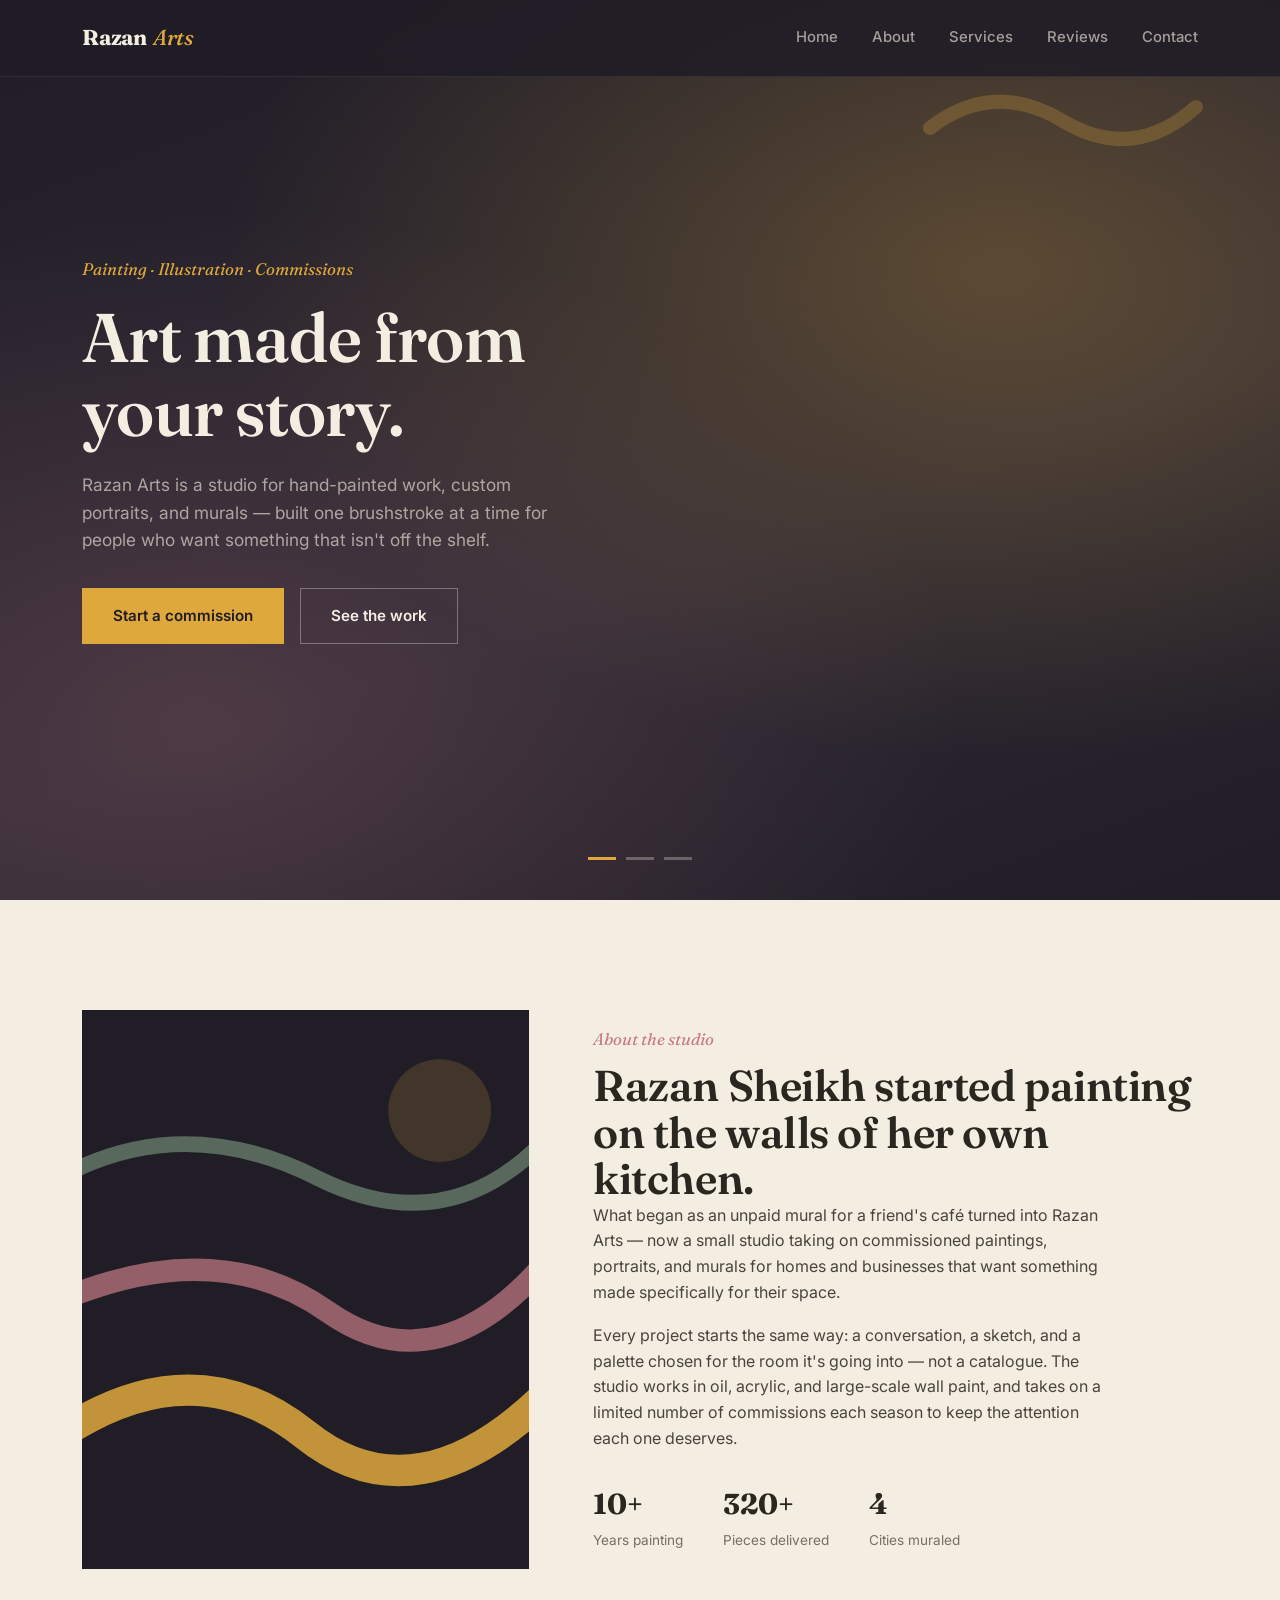
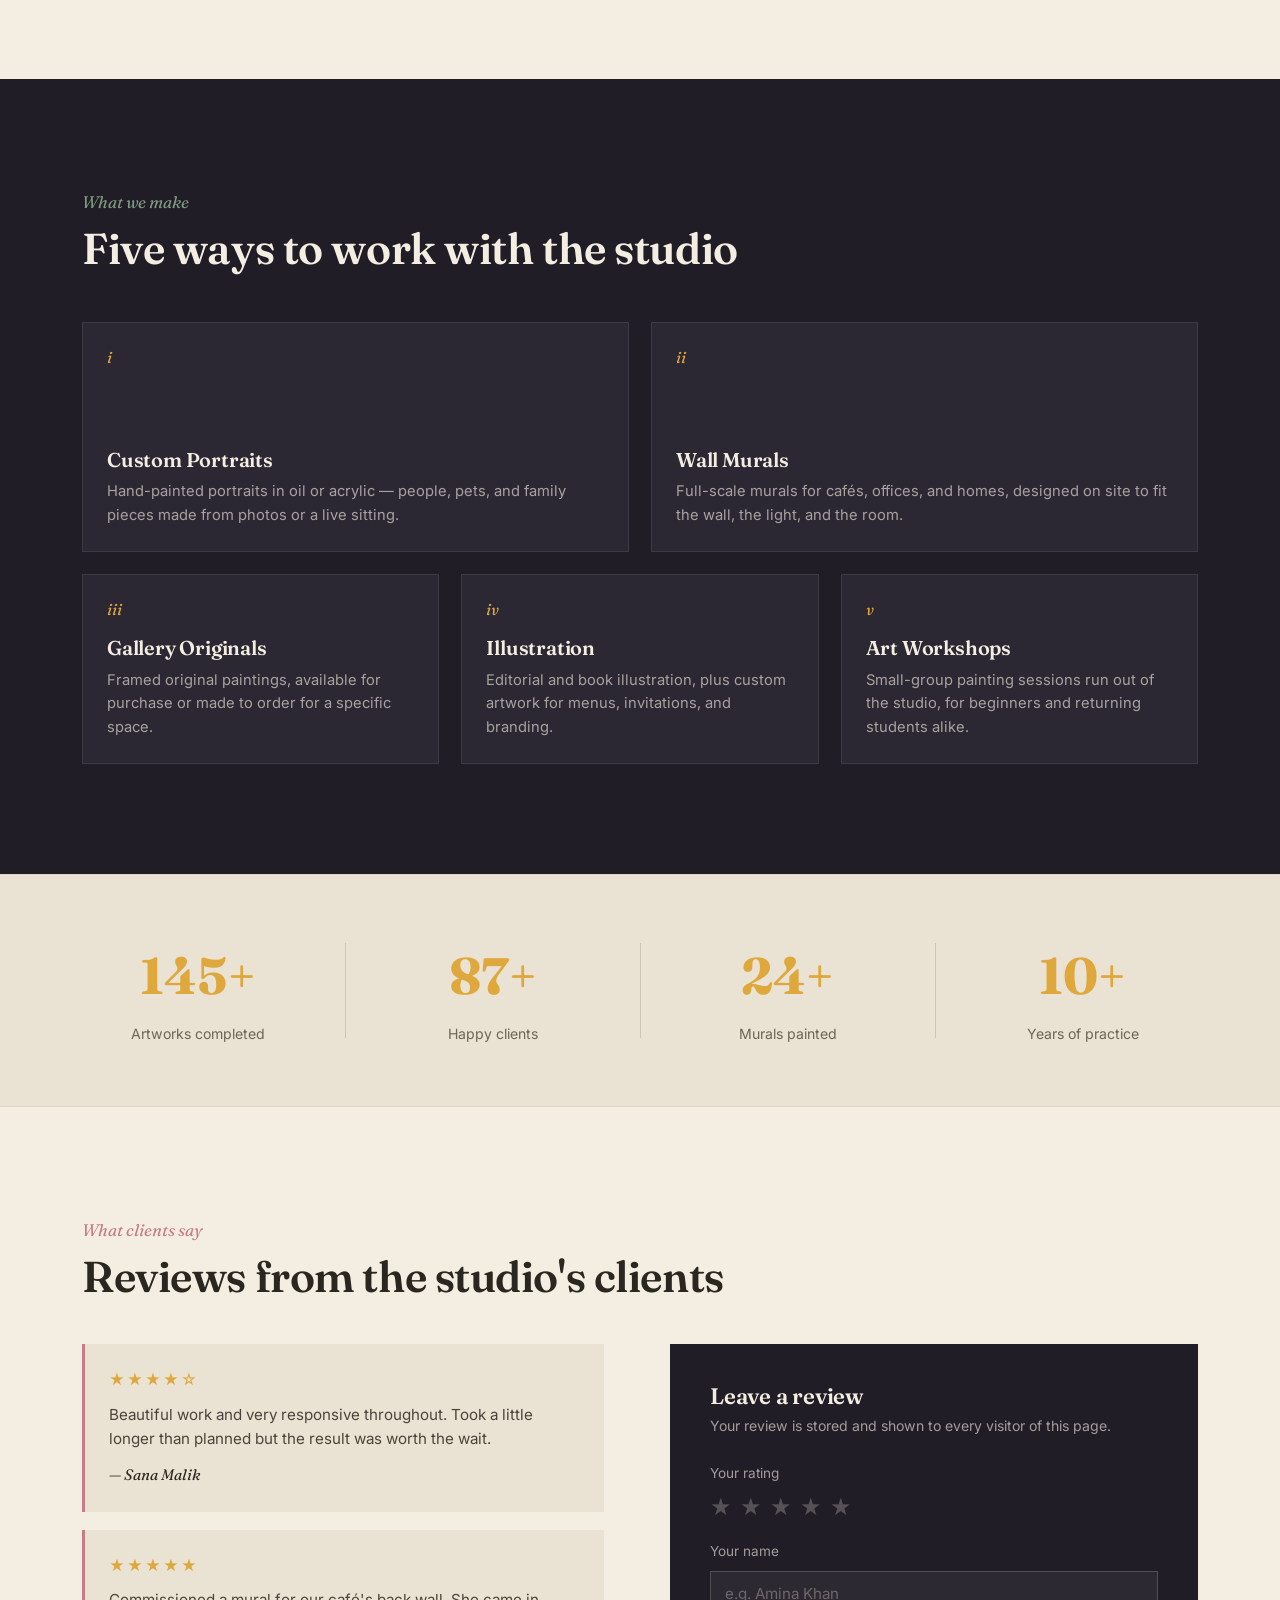
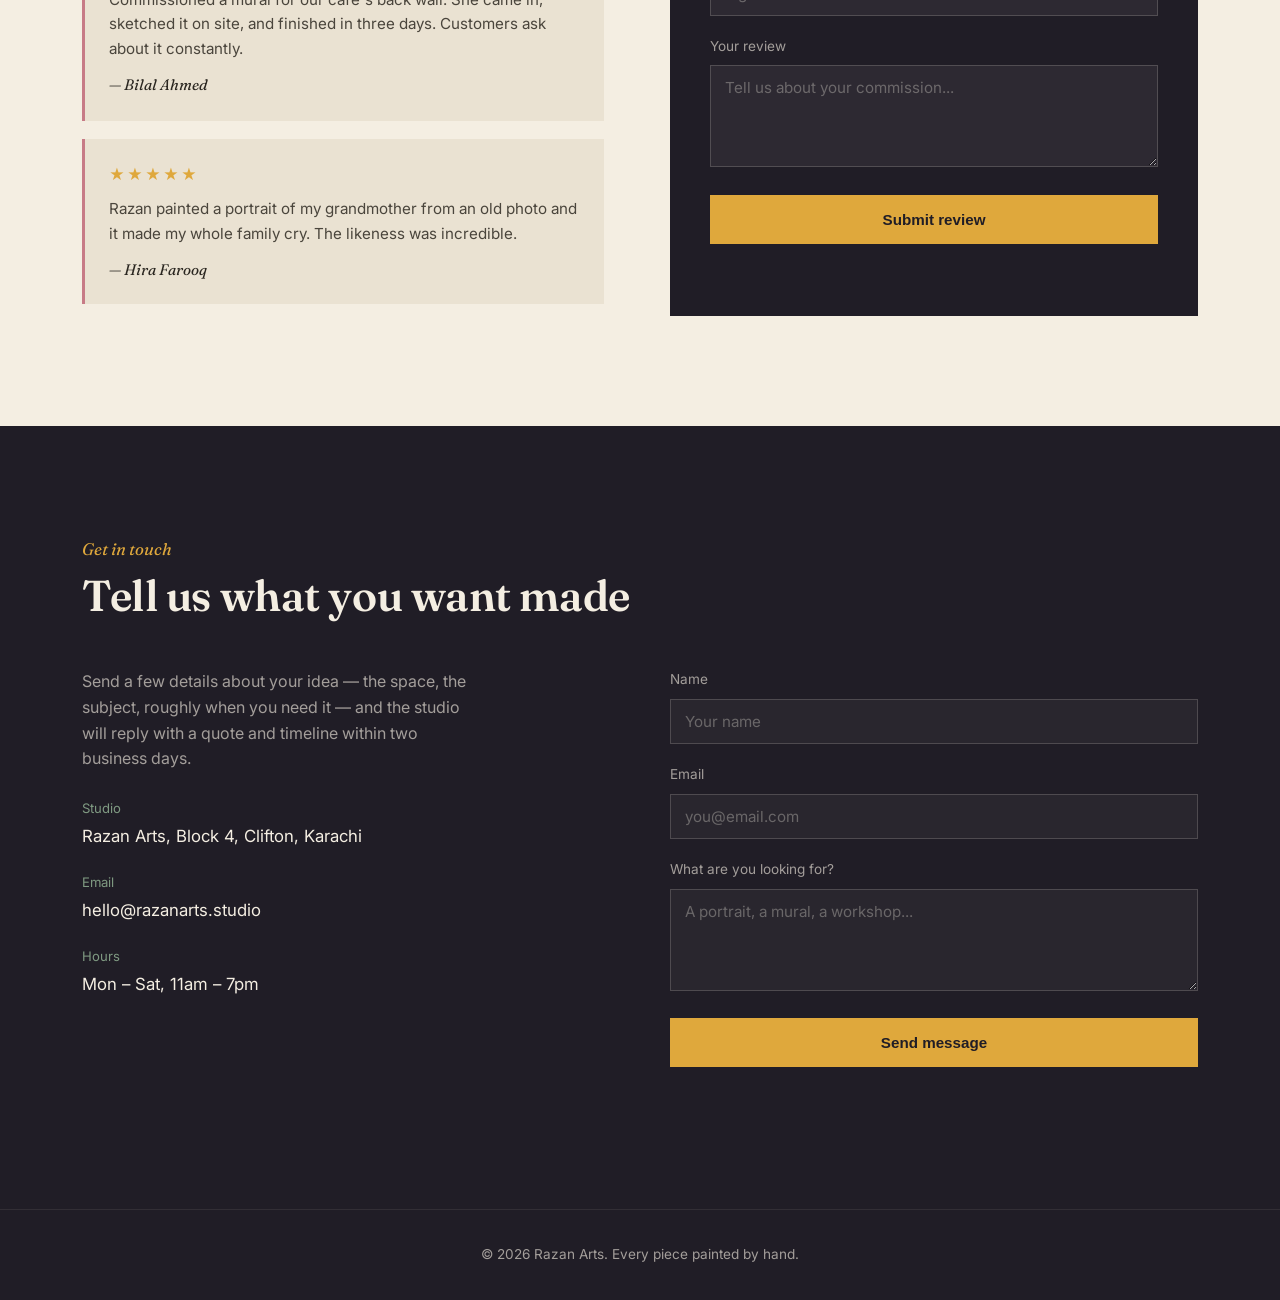
<file: musafa/anusha.html>
<!DOCTYPE html>
<html lang="en">
<head>
<meta charset="UTF-8">
<meta name="viewport" content="width=device-width, initial-scale=1.0">
<title>Razan Arts — Contemporary Art Studio</title>
<link rel="preconnect" href="https://fonts.googleapis.com">
<link href="https://fonts.googleapis.com/css2?family=Fraunces:ital,opsz,wght@0,9..144,400;0,9..144,500;0,9..144,600;0,9..144,700;0,9..144,900;1,9..144,500&family=Inter:wght@400;500;600&display=swap" rel="stylesheet">
<style>
  :root{
    --ink:#201D26;
    --ink-soft:#2C2833;
    --paper:#F4EEE2;
    --paper-dim:#EAE2D2;
    --gold:#DFA83C;
    --rose:#C77B86;
    --sage:#7F9A82;
    --text-light:#F4EEE2;
    --text-dark:#2A2620;
    --text-dim: rgba(244,238,226,0.62);
    --serif: 'Fraunces', serif;
    --sans: 'Inter', sans-serif;
    --maxw: 1180px;
  }
  *{box-sizing:border-box; margin:0; padding:0;}
  html{scroll-behavior:smooth;}
  body{
    font-family: var(--sans);
    background: var(--paper);
    color: var(--text-dark);
    line-height: 1.6;
    -webkit-font-smoothing: antialiased;
  }
  a{color:inherit; text-decoration:none;}
  img{max-width:100%; display:block;}
  .wrap{max-width: var(--maxw); margin: 0 auto; padding: 0 32px;}
  @media (max-width: 640px){ .wrap{padding: 0 20px;} }

  h1,h2,h3,h4{font-family: var(--serif); font-weight: 600; line-height: 1.08; letter-spacing: -0.01em;}

  :focus-visible{ outline: 2px solid var(--gold); outline-offset: 3px; }
  @media (prefers-reduced-motion: reduce){
    *{ animation-duration: 0.01ms !important; transition-duration: 0.01ms !important; }
  }

  /* ---------- NAVBAR ---------- */
  header{
    position: fixed; top:0; left:0; right:0; z-index: 100;
    background: rgba(32,29,38,0.86);
    backdrop-filter: blur(10px);
    border-bottom: 1px solid rgba(244,238,226,0.08);
  }
  nav.wrap{
    display:flex; align-items:center; justify-content:space-between;
    height: 76px;
  }
  .logo{
    font-family: var(--serif); font-size: 1.35rem; font-weight: 700;
    color: var(--text-light); letter-spacing: -0.01em;
    display:flex; align-items:baseline; gap:6px;
  }
  .logo em{ font-style: italic; color: var(--gold); font-weight:500; }
  .navlinks{ display:flex; gap: 34px; }
  .navlinks a{
    color: var(--text-dim); font-size: 0.93rem; font-weight: 500;
    position: relative; padding: 4px 0; transition: color .2s ease;
  }
  .navlinks a:hover{ color: var(--text-light); }
  .navlinks a::after{
    content:''; position:absolute; bottom:-2px; left:0; width:0; height:1px;
    background: var(--gold); transition: width .25s ease;
  }
  .navlinks a:hover::after{ width:100%; }
  .navburger{ display:none; background:none; border:none; color:var(--text-light); font-size:1.6rem; cursor:pointer; }
  @media (max-width: 860px){
    .navlinks{
      position:absolute; top:76px; left:0; right:0;
      background: var(--ink); flex-direction:column; gap:0;
      max-height:0; overflow:hidden; transition: max-height .3s ease;
      border-bottom: 1px solid rgba(244,238,226,0.08);
    }
    .navlinks.open{ max-height: 320px; }
    .navlinks a{ padding: 16px 20px; border-top: 1px solid rgba(244,238,226,0.06); }
    .navlinks a::after{ display:none; }
    .navburger{ display:block; }
  }

  /* ---------- HERO SLIDER ---------- */
  .hero{
    position:relative; height: 100vh; min-height: 560px; overflow:hidden;
    background: var(--ink);
  }
  .slide{
    position:absolute; inset:0; opacity:0; transition: opacity 1.1s ease;
    display:flex; align-items:center;
  }
  .slide.active{ opacity:1; }
  .slide .grad{
    position:absolute; inset:0;
  }
  .slide:nth-child(1) .grad{ background:
    radial-gradient(ellipse at 78% 30%, rgba(223,168,60,0.28), transparent 55%),
    radial-gradient(ellipse at 15% 80%, rgba(199,123,134,0.22), transparent 50%),
    linear-gradient(160deg, #201D26 0%, #2C2833 60%, #201D26 100%); }
  .slide:nth-child(2) .grad{ background:
    radial-gradient(ellipse at 20% 25%, rgba(127,154,130,0.28), transparent 55%),
    radial-gradient(ellipse at 85% 75%, rgba(223,168,60,0.22), transparent 50%),
    linear-gradient(200deg, #201D26 0%, #262230 60%, #201D26 100%); }
  .slide:nth-child(3) .grad{ background:
    radial-gradient(ellipse at 65% 80%, rgba(199,123,134,0.28), transparent 55%),
    radial-gradient(ellipse at 25% 20%, rgba(127,154,130,0.2), transparent 50%),
    linear-gradient(140deg, #201D26 0%, #2C2833 60%, #201D26 100%); }

  .brush{ position:absolute; opacity:0.9; pointer-events:none; }

  .hero-content{
    position:relative; z-index:2; width:100%;
  }
  .hero-inner{ max-width: 620px; }
  .hero-eyebrow{
    color: var(--gold); font-family: var(--serif); font-style: italic; font-size: 1.05rem; margin-bottom: 18px;
  }
  .hero h1{
    color: var(--text-light); font-size: clamp(2.6rem, 6vw, 4.3rem); margin-bottom: 22px;
  }
  .hero p{
    color: var(--text-dim); font-size: 1.08rem; max-width: 480px; margin-bottom: 34px;
  }
  .btnrow{ display:flex; gap:16px; flex-wrap:wrap; }
  .btn{
    display:inline-block; padding: 15px 30px; font-weight:600; font-size:0.95rem;
    border: 1px solid transparent; cursor:pointer; transition: all .25s ease;
  }
  .btn-solid{ background: var(--gold); color: var(--ink); }
  .btn-solid:hover{ background: #ecb955; }
  .btn-ghost{ border-color: rgba(244,238,226,0.35); color: var(--text-light); }
  .btn-ghost:hover{ border-color: var(--text-light); }

  .slide-dots{
    position:absolute; bottom: 40px; left: 50%; transform: translateX(-50%);
    z-index:3; display:flex; gap:10px;
  }
  .slide-dots button{
    width:28px; height:3px; background: rgba(244,238,226,0.3); border:none; cursor:pointer; padding:0;
    transition: background .25s ease;
  }
  .slide-dots button.active{ background: var(--gold); }

  /* ---------- SECTION LABEL ---------- */
  .section{ padding: 110px 0; }
  .section-tight{ padding: 90px 0; }
  .kicker{
    font-family: var(--serif); font-style: italic; color: var(--rose); font-size: 1.05rem; margin-bottom: 10px;
  }
  .section h2{ font-size: clamp(1.9rem, 4vw, 2.7rem); }

  /* ---------- ABOUT ---------- */
  .about{ background: var(--paper); }
  .about-grid{
    display:grid; grid-template-columns: 0.85fr 1.15fr; gap: 64px; align-items:center;
  }
  .about-art{
    position:relative; aspect-ratio: 4/5; background: var(--ink);
    overflow:hidden;
  }
  .about-art svg{ width:100%; height:100%; }
  .about-copy p{ color: #4a453c; margin-bottom: 18px; max-width: 52ch; }
  .about-stats-inline{ display:flex; gap: 40px; margin-top: 30px; }
  .about-stats-inline div strong{ display:block; font-family: var(--serif); font-size: 1.8rem; color: var(--text-dark); }
  .about-stats-inline div span{ font-size: 0.85rem; color: #75705f; }
  @media (max-width: 860px){
    .about-grid{ grid-template-columns: 1fr; gap: 40px; }
    .about-art{ aspect-ratio: 16/9; }
  }

  /* ---------- SERVICES / GALLERY CARDS ---------- */
  .services{ background: var(--ink); color: var(--text-light); }
  .services .kicker{ color: var(--sage); }
  .services h2{ color: var(--text-light); margin-bottom: 50px; }
  .gallery-grid{
    display:grid; grid-template-columns: repeat(6, 1fr); gap: 22px;
  }
  .art-card{
    position:relative; padding: 28px 24px 24px; background: var(--ink-soft);
    border: 1px solid rgba(244,238,226,0.09);
    display:flex; flex-direction:column; justify-content:flex-end;
    min-height: 230px;
  }
  .art-card::before{
    content: attr(data-mark); position:absolute; top:22px; left:24px;
    font-family: var(--serif); font-style:italic; font-size:1rem; color: var(--gold);
  }
  .art-card h3{ color: var(--text-light); font-size:1.25rem; margin-bottom:10px; }
  .art-card p{ color: var(--text-dim); font-size:0.92rem; }
  .art-card:nth-child(1){ grid-column: span 3; }
  .art-card:nth-child(2){ grid-column: span 3; }
  .art-card:nth-child(3){ grid-column: span 2; min-height:190px; }
  .art-card:nth-child(4){ grid-column: span 2; min-height:190px; }
  .art-card:nth-child(5){ grid-column: span 2; min-height:190px; }
  @media (max-width: 860px){
    .gallery-grid{ grid-template-columns: 1fr 1fr; }
    .art-card, .art-card:nth-child(1), .art-card:nth-child(2), .art-card:nth-child(3), .art-card:nth-child(4), .art-card:nth-child(5){ grid-column: span 1; }
  }
  @media (max-width: 520px){
    .gallery-grid{ grid-template-columns: 1fr; }
  }

  /* ---------- COUNTER STRIP ---------- */
  .counters{ background: var(--paper-dim); border-top: 1px solid rgba(42,38,32,0.08); border-bottom: 1px solid rgba(42,38,32,0.08); }
  .counter-row{
    display:flex; padding: 60px 0;
  }
  .counter-item{
    flex:1; text-align:center; padding: 0 20px; position:relative;
  }
  .counter-item + .counter-item::before{
    content:''; position:absolute; left:0; top:8px; bottom:8px; width:1px; background: rgba(42,38,32,0.15);
  }
  .counter-num{
    font-family: var(--serif); font-size: clamp(2.2rem, 5vw, 3.2rem); font-weight:700; color: var(--text-dark);
  }
  .counter-num span{ color: var(--gold); }
  .counter-label{ font-size:0.88rem; color:#6b6656; margin-top:6px; }
  @media (max-width: 720px){
    .counter-row{ flex-wrap:wrap; }
    .counter-item{ flex: 1 1 45%; margin-bottom: 30px; }
    .counter-item + .counter-item::before{ display:none; }
  }

  /* ---------- REVIEWS ---------- */
  .reviews{ background: var(--paper); }
  .reviews-layout{
    display:grid; grid-template-columns: 1fr 1fr; gap: 60px; align-items:start;
  }
  @media (max-width: 860px){ .reviews-layout{ grid-template-columns: 1fr; } }

  .review-list{ display:flex; flex-direction:column; gap: 18px; max-height: 560px; overflow-y:auto; padding-right: 6px; }
  .review-card{
    background: var(--paper-dim); padding: 24px; border-left: 3px solid var(--rose);
  }
  .review-stars{ color: var(--gold); letter-spacing:2px; font-size:0.95rem; margin-bottom:10px; }
  .review-text{ font-size:0.95rem; color:#4a453c; margin-bottom: 12px; }
  .review-name{ font-family: var(--serif); font-style:italic; font-size:0.95rem; color: var(--text-dark); }
  .review-loading{ color:#8a8471; font-size:0.9rem; }

  .review-form{ background: var(--ink); padding: 40px; color: var(--text-light); }
  .review-form h3{ color: var(--text-light); font-size: 1.4rem; margin-bottom: 6px; }
  .review-form .sub{ color: var(--text-dim); font-size:0.88rem; margin-bottom: 26px; }
  .field{ margin-bottom: 20px; }
  .field label{ display:block; font-size:0.85rem; color: var(--text-dim); margin-bottom: 8px; }
  .field input, .field textarea{
    width:100%; background: rgba(244,238,226,0.06); border: 1px solid rgba(244,238,226,0.18);
    color: var(--text-light); padding: 12px 14px; font-family: var(--sans); font-size:0.95rem;
    resize: vertical;
  }
  .field input::placeholder, .field textarea::placeholder{ color: rgba(244,238,226,0.32); }
  .star-picker{ display:flex; gap:8px; }
  .star-picker button{
    background:none; border:none; font-size:1.5rem; color: rgba(244,238,226,0.25); cursor:pointer; padding:0;
    transition: color .15s ease;
  }
  .star-picker button.on{ color: var(--gold); }
  .form-msg{ font-size:0.85rem; margin-top:14px; min-height:18px; color: var(--sage); }

  /* ---------- CONTACT ---------- */
  .contact{ background: var(--ink); color: var(--text-light); }
  .contact .kicker{ color: var(--gold); }
  .contact h2{ color: var(--text-light); }
  .contact-grid{
    display:grid; grid-template-columns: 1fr 1fr; gap: 60px; margin-top: 50px;
  }
  @media (max-width: 860px){ .contact-grid{ grid-template-columns: 1fr; } }
  .contact-info p{ color: var(--text-dim); margin-bottom: 26px; max-width: 40ch; }
  .contact-detail{ margin-bottom: 22px; }
  .contact-detail div:first-child{ font-size:0.82rem; color: var(--sage); margin-bottom:4px; }
  .contact-detail div:last-child{ font-size:1.05rem; }
  .contact-form .field input, .contact-form .field textarea{ background: rgba(244,238,226,0.04); }

  footer{
    background: var(--ink); border-top: 1px solid rgba(244,238,226,0.08);
    padding: 34px 0; text-align:center; color: var(--text-dim); font-size:0.85rem;
  }
</style>
</head>
<body>

<header>
  <nav class="wrap">
    <div class="logo">Razan <em>Arts</em></div>
    <button class="navburger" id="burger" aria-label="Toggle menu">&#9776;</button>
    <div class="navlinks" id="navlinks">
      <a href="#home">Home</a>
      <a href="#about">About</a>
      <a href="#services">Services</a>
      <a href="#reviews">Reviews</a>
      <a href="#contact">Contact</a>
    </div>
  </nav>
</header>

<!-- ---------- HERO SLIDER ---------- -->
<section class="hero" id="home">
  <div class="slide active">
    <div class="grad"></div>
    <svg class="brush" style="top:8%; right:6%; width:280px; opacity:.5" viewBox="0 0 200 60"><path d="M5 40 Q 50 5, 100 35 T 195 25" stroke="#DFA83C" stroke-width="10" fill="none" stroke-linecap="round" opacity="0.5"/></svg>
    <div class="hero-content wrap">
      <div class="hero-inner">
        <div class="hero-eyebrow">Painting · Illustration · Commissions</div>
        <h1>Art made from<br>your story.</h1>
        <p>Razan Arts is a studio for hand-painted work, custom portraits, and murals — built one brushstroke at a time for people who want something that isn't off the shelf.</p>
        <div class="btnrow">
          <a href="#contact" class="btn btn-solid">Start a commission</a>
          <a href="#services" class="btn btn-ghost">See the work</a>
        </div>
      </div>
    </div>
  </div>
  <div class="slide">
    <div class="grad"></div>
    <svg class="brush" style="bottom:10%; left:5%; width:260px; opacity:.5" viewBox="0 0 200 60"><path d="M5 20 Q 60 55, 110 20 T 195 40" stroke="#7F9A82" stroke-width="10" fill="none" stroke-linecap="round" opacity="0.5"/></svg>
    <div class="hero-content wrap">
      <div class="hero-inner">
        <div class="hero-eyebrow">Studio walls to city walls</div>
        <h1>From canvas<br>to concrete.</h1>
        <p>Ten years of murals, gallery pieces, and studio commissions across homes, cafés, and public spaces — each one designed around the room it lives in.</p>
        <div class="btnrow">
          <a href="#about" class="btn btn-solid">Meet the studio</a>
          <a href="#reviews" class="btn btn-ghost">Read reviews</a>
        </div>
      </div>
    </div>
  </div>
  <div class="slide">
    <div class="grad"></div>
    <svg class="brush" style="top:15%; left:8%; width:240px; opacity:.5" viewBox="0 0 200 60"><path d="M5 30 Q 45 0, 95 30 T 195 15" stroke="#C77B86" stroke-width="10" fill="none" stroke-linecap="round" opacity="0.5"/></svg>
    <div class="hero-content wrap">
      <div class="hero-inner">
        <div class="hero-eyebrow">Every piece, one of one</div>
        <h1>Nothing here<br>is a print.</h1>
        <p>No templates, no repeats. Every commission starts with a conversation about what the piece needs to hold — a face, a place, a memory.</p>
        <div class="btnrow">
          <a href="#contact" class="btn btn-solid">Get a quote</a>
          <a href="#services" class="btn btn-ghost">Our services</a>
        </div>
      </div>
    </div>
  </div>
  <div class="slide-dots" id="dots"></div>
</section>

<!-- ---------- ABOUT ---------- -->
<section class="section about" id="about">
  <div class="wrap about-grid">
    <div class="about-art">
      <svg viewBox="0 0 400 500" preserveAspectRatio="xMidYMid slice">
        <rect width="400" height="500" fill="#201D26"/>
        <path d="M-20 380 Q 100 300, 200 380 T 420 340" stroke="#DFA83C" stroke-width="28" fill="none" stroke-linecap="round" opacity="0.85"/>
        <path d="M-20 260 Q 120 200, 220 270 T 420 220" stroke="#C77B86" stroke-width="20" fill="none" stroke-linecap="round" opacity="0.7"/>
        <path d="M-20 150 Q 90 90, 210 150 T 420 110" stroke="#7F9A82" stroke-width="14" fill="none" stroke-linecap="round" opacity="0.6"/>
        <circle cx="320" cy="90" r="46" fill="#DFA83C" opacity="0.18"/>
      </svg>
    </div>
    <div class="about-copy">
      <div class="kicker">About the studio</div>
      <h2>Razan Sheikh started painting on the walls of her own kitchen.</h2>
      <p>What began as an unpaid mural for a friend's café turned into Razan Arts — now a small studio taking on commissioned paintings, portraits, and murals for homes and businesses that want something made specifically for their space.</p>
      <p>Every project starts the same way: a conversation, a sketch, and a palette chosen for the room it's going into — not a catalogue. The studio works in oil, acrylic, and large-scale wall paint, and takes on a limited number of commissions each season to keep the attention each one deserves.</p>
      <div class="about-stats-inline">
        <div><strong>10+</strong><span>Years painting</span></div>
        <div><strong>320+</strong><span>Pieces delivered</span></div>
        <div><strong>4</strong><span>Cities muraled</span></div>
      </div>
    </div>
  </div>
</section>

<!-- ---------- SERVICES / CARDS ---------- -->
<section class="section services" id="services">
  <div class="wrap">
    <div class="kicker">What we make</div>
    <h2>Five ways to work with the studio</h2>
    <div class="gallery-grid">
      <div class="art-card" data-mark="i">
        <h3>Custom Portraits</h3>
        <p>Hand-painted portraits in oil or acrylic — people, pets, and family pieces made from photos or a live sitting.</p>
      </div>
      <div class="art-card" data-mark="ii">
        <h3>Wall Murals</h3>
        <p>Full-scale murals for cafés, offices, and homes, designed on site to fit the wall, the light, and the room.</p>
      </div>
      <div class="art-card" data-mark="iii">
        <h3>Gallery Originals</h3>
        <p>Framed original paintings, available for purchase or made to order for a specific space.</p>
      </div>
      <div class="art-card" data-mark="iv">
        <h3>Illustration</h3>
        <p>Editorial and book illustration, plus custom artwork for menus, invitations, and branding.</p>
      </div>
      <div class="art-card" data-mark="v">
        <h3>Art Workshops</h3>
        <p>Small-group painting sessions run out of the studio, for beginners and returning students alike.</p>
      </div>
    </div>
  </div>
</section>

<!-- ---------- COUNTERS ---------- -->
<section class="counters">
  <div class="wrap counter-row" id="counterRow">
    <div class="counter-item">
      <div class="counter-num" data-target="320"><span class="c-val">0</span><span>+</span></div>
      <div class="counter-label">Artworks completed</div>
    </div>
    <div class="counter-item">
      <div class="counter-num" data-target="180"><span class="c-val">0</span><span>+</span></div>
      <div class="counter-label">Happy clients</div>
    </div>
    <div class="counter-item">
      <div class="counter-num" data-target="24"><span class="c-val">0</span><span>+</span></div>
      <div class="counter-label">Murals painted</div>
    </div>
    <div class="counter-item">
      <div class="counter-num" data-target="10"><span class="c-val">0</span><span>+</span></div>
      <div class="counter-label">Years of practice</div>
    </div>
  </div>
</section>

<!-- ---------- REVIEWS ---------- -->
<section class="section reviews" id="reviews">
  <div class="wrap">
    <div class="kicker">What clients say</div>
    <h2 style="margin-bottom:44px;">Reviews from the studio's clients</h2>
    <div class="reviews-layout">
      <div class="review-list" id="reviewList">
        <div class="review-loading">Loading reviews…</div>
      </div>
      <div class="review-form">
        <h3>Leave a review</h3>
        <div class="sub">Your review is stored and shown to every visitor of this page.</div>
        <div class="field">
          <label>Your rating</label>
          <div class="star-picker" id="starPicker">
            <button type="button" data-v="1">&#9733;</button>
            <button type="button" data-v="2">&#9733;</button>
            <button type="button" data-v="3">&#9733;</button>
            <button type="button" data-v="4">&#9733;</button>
            <button type="button" data-v="5">&#9733;</button>
          </div>
        </div>
        <div class="field">
          <label for="rName">Your name</label>
          <input type="text" id="rName" placeholder="e.g. Amina Khan">
        </div>
        <div class="field">
          <label for="rText">Your review</label>
          <textarea id="rText" rows="4" placeholder="Tell us about your commission..."></textarea>
        </div>
        <button class="btn btn-solid" id="submitReview" style="width:100%; text-align:center;">Submit review</button>
        <div class="form-msg" id="formMsg"></div>
      </div>
    </div>
  </div>
</section>

<!-- ---------- CONTACT ---------- -->
<section class="section contact" id="contact">
  <div class="wrap">
    <div class="kicker">Get in touch</div>
    <h2>Tell us what you want made</h2>
    <div class="contact-grid">
      <div class="contact-info">
        <p>Send a few details about your idea — the space, the subject, roughly when you need it — and the studio will reply with a quote and timeline within two business days.</p>
        <div class="contact-detail">
          <div>Studio</div>
          <div>Razan Arts, Block 4, Clifton, Karachi</div>
        </div>
        <div class="contact-detail">
          <div>Email</div>
          <div>hello@razanarts.studio</div>
        </div>
        <div class="contact-detail">
          <div>Hours</div>
          <div>Mon – Sat, 11am – 7pm</div>
        </div>
      </div>
      <div class="contact-form">
        <div class="field">
          <label for="cName">Name</label>
          <input type="text" id="cName" placeholder="Your name">
        </div>
        <div class="field">
          <label for="cEmail">Email</label>
          <input type="email" id="cEmail" placeholder="you@email.com">
        </div>
        <div class="field">
          <label for="cMsg">What are you looking for?</label>
          <textarea id="cMsg" rows="4" placeholder="A portrait, a mural, a workshop..."></textarea>
        </div>
        <button class="btn btn-solid" id="sendMsg" style="width:100%; text-align:center;">Send message</button>
        <div class="form-msg" id="contactMsg"></div>
      </div>
    </div>
  </div>
</section>

<footer>
  <div class="wrap">© <span id="year"></span> Razan Arts. Every piece painted by hand.</div>
</footer>

<script>
  document.getElementById('year').textContent = new Date().getFullYear();

  // Mobile nav
  const burger = document.getElementById('burger');
  const navlinks = document.getElementById('navlinks');
  burger.addEventListener('click', () => navlinks.classList.toggle('open'));
  navlinks.querySelectorAll('a').forEach(a => a.addEventListener('click', () => navlinks.classList.remove('open')));

  // Hero slider
  const slides = document.querySelectorAll('.slide');
  const dotsWrap = document.getElementById('dots');
  slides.forEach((_, i) => {
    const b = document.createElement('button');
    if(i===0) b.classList.add('active');
    b.addEventListener('click', () => goToSlide(i));
    dotsWrap.appendChild(b);
  });
  let current = 0;
  function goToSlide(i){
    slides[current].classList.remove('active');
    dotsWrap.children[current].classList.remove('active');
    current = i;
    slides[current].classList.add('active');
    dotsWrap.children[current].classList.add('active');
  }
  setInterval(() => { goToSlide((current + 1) % slides.length); }, 5500);

  // Counters
  const counterRow = document.getElementById('counterRow');
  let countersRun = false;
  function runCounters(){
    if(countersRun) return;
    countersRun = true;
    document.querySelectorAll('.counter-num').forEach(el => {
      const target = parseInt(el.dataset.target, 10);
      const valEl = el.querySelector('.c-val');
      let cur = 0;
      const step = Math.max(1, Math.round(target / 60));
      const timer = setInterval(() => {
        cur += step;
        if(cur >= target){ cur = target; clearInterval(timer); }
        valEl.textContent = cur;
      }, 25);
    });
  }
  const obs = new IntersectionObserver((entries) => {
    entries.forEach(e => { if(e.isIntersecting) runCounters(); });
  }, { threshold: 0.4 });
  obs.observe(counterRow);

  // Reviews (persisted via window.storage, shared across visitors)
  const reviewList = document.getElementById('reviewList');
  const defaultReviews = [
    {name:"Hira Farooq", rating:5, text:"Razan painted a portrait of my grandmother from an old photo and it made my whole family cry. The likeness was incredible."},
    {name:"Bilal Ahmed", rating:5, text:"Commissioned a mural for our café's back wall. She came in, sketched it on site, and finished in three days. Customers ask about it constantly."},
    {name:"Sana Malik", rating:4, text:"Beautiful work and very responsive throughout. Took a little longer than planned but the result was worth the wait."}
  ];

  function renderReviews(list){
    reviewList.innerHTML = '';
    if(list.length === 0){
      reviewList.innerHTML = '<div class="review-loading">No reviews yet — be the first to write one.</div>';
      return;
    }
    list.slice().reverse().forEach(r => {
      const card = document.createElement('div');
      card.className = 'review-card';
      const stars = '&#9733;'.repeat(r.rating) + '&#9734;'.repeat(5 - r.rating);
      card.innerHTML = `<div class="review-stars">${stars}</div><div class="review-text">${escapeHtml(r.text)}</div><div class="review-name">— ${escapeHtml(r.name)}</div>`;
      reviewList.appendChild(card);
    });
  }
  function escapeHtml(str){
    const d = document.createElement('div');
    d.textContent = str;
    return d.innerHTML;
  }

  const REVIEW_KEY = 'razan-arts:reviews';
  async function loadReviews(){
    try{
      const res = await window.storage.get(REVIEW_KEY, true);
      const list = res ? JSON.parse(res.value) : defaultReviews;
      renderReviews(list);
    }catch(err){
      renderReviews(defaultReviews);
    }
  }
  async function saveReview(review){
    let list = defaultReviews;
    try{
      const res = await window.storage.get(REVIEW_KEY, true);
      list = res ? JSON.parse(res.value) : defaultReviews;
    }catch(err){ /* key not found yet, use defaults */ }
    list.push(review);
    await window.storage.set(REVIEW_KEY, JSON.stringify(list), true);
    renderReviews(list);
  }
  loadReviews();

  // Star picker
  let selectedRating = 0;
  const starButtons = document.querySelectorAll('#starPicker button');
  starButtons.forEach(btn => {
    btn.addEventListener('click', () => {
      selectedRating = parseInt(btn.dataset.v, 10);
      starButtons.forEach(b => b.classList.toggle('on', parseInt(b.dataset.v,10) <= selectedRating));
    });
  });

  document.getElementById('submitReview').addEventListener('click', async () => {
    const name = document.getElementById('rName').value.trim();
    const text = document.getElementById('rText').value.trim();
    const msg = document.getElementById('formMsg');
    if(!name || !text || selectedRating === 0){
      msg.style.color = '#C77B86';
      msg.textContent = 'Please add your name, a rating, and a review.';
      return;
    }
    msg.style.color = '#7F9A82';
    msg.textContent = 'Saving your review…';
    try{
      await saveReview({name, text, rating: selectedRating});
      msg.textContent = 'Thank you — your review is now live.';
      document.getElementById('rName').value = '';
      document.getElementById('rText').value = '';
      selectedRating = 0;
      starButtons.forEach(b => b.classList.remove('on'));
    }catch(err){
      msg.style.color = '#C77B86';
      msg.textContent = 'Something went wrong. Please try again.';
    }
  });

  // Contact form (front-end only demo)
  document.getElementById('sendMsg').addEventListener('click', () => {
    const name = document.getElementById('cName').value.trim();
    const email = document.getElementById('cEmail').value.trim();
    const msgEl = document.getElementById('contactMsg');
    if(!name || !email){
      msgEl.style.color = '#C77B86';
      msgEl.textContent = 'Please add your name and email.';
      return;
    }
    msgEl.style.color = '#DFA83C';
    msgEl.textContent = 'Thanks ' + name.split(' ')[0] + ' — the studio will reply within two business days.';
    document.getElementById('cName').value = '';
    document.getElementById('cEmail').value = '';
    document.getElementById('cMsg').value = '';
  });
</script>
</body>
</html>
</file>
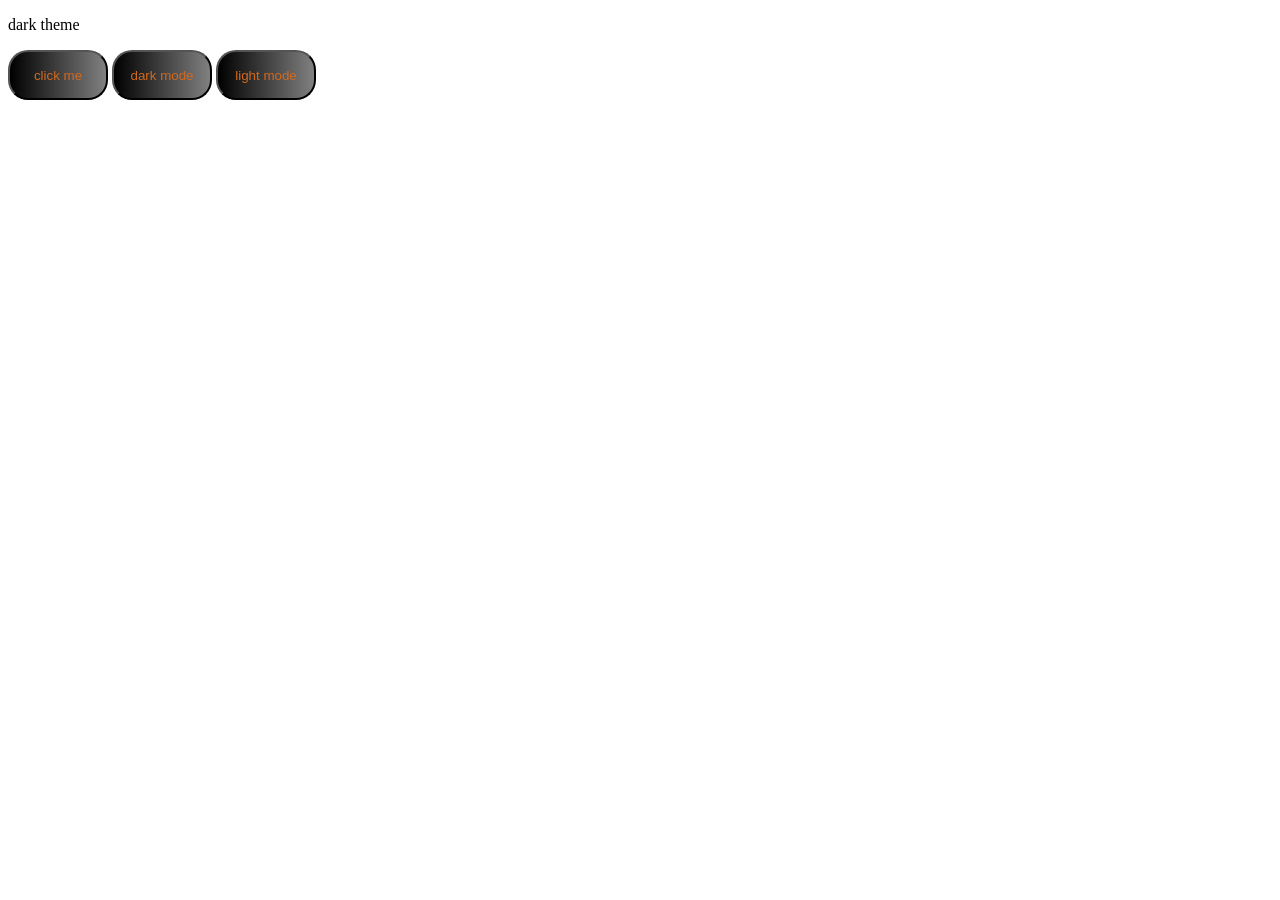
<file: New folder (2)/dark.html>
<!DOCTYPE html>
<html lang="en">
<head>
    <meta charset="UTF-8">
    <meta name="viewport" content="width=device-width, initial-scale=1.0">
    <title>Document</title>
    <style>
        button{
            border-radius: 20px;
            background: linear-gradient(to right ,black,gray);
            width: 100px;
            height: 50px;
            color: chocolate;
        }
        .darktheme{
          background-color: black; 
          color: white !important;      
        }
        .lightthme{
            background-color: white;
            color: black;
        }
    </style>
</head>
<body class="lightthme" id="main">
    <p>dark theme</p>
    <p id="my">  </p>
    <button onclick="party()"> click me </button>

    <button onclick="dark()">dark mode</button>
    <button onclick="light()">light mode</button>
    <script>
        function party(){
            document.getElementById("my").innerHTML="party start on 5:30"
        }
        function dark (){
            var removeclass= document.getElementById("main");
            removeclass.classList.remove("lightthme")
            removeclass.classList.add("darktheme")
        }
        function light (){
            var removeclass= document.getElementById("main");
            removeclass.classList.remove("darktheme")
            removeclass.classList.add("lightthme")
        }
    </script>

     
     
    
</body>
</html>
</file>
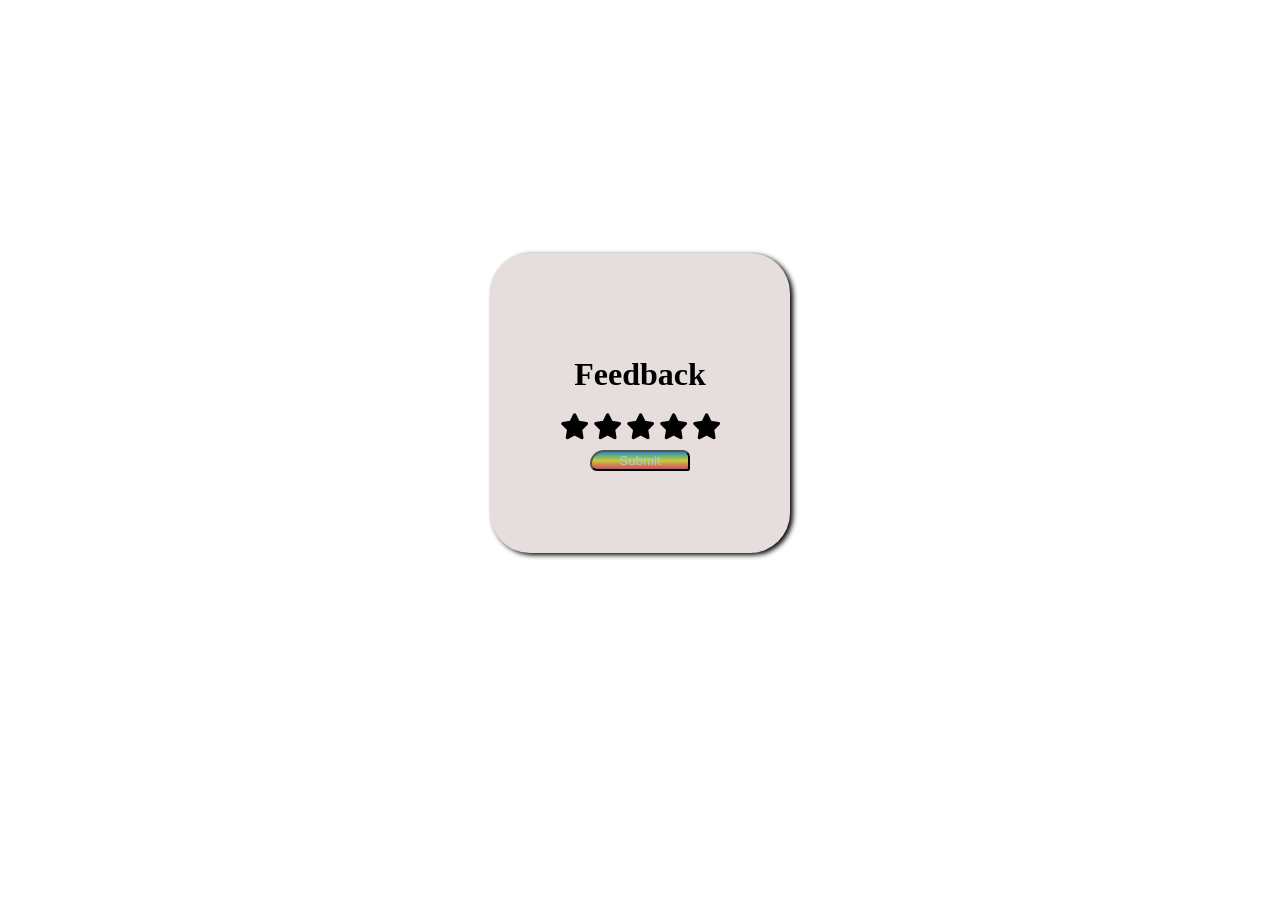
<file: New folder (2)/feedback.html>
<!DOCTYPE html>
<html lang="en">
<head>
    <meta charset="UTF-8">
    <meta name="viewport" content="width=device-width, initial-scale=1.0">
    <title>Document</title>
    <link rel="stylesheet" href="https://cdnjs.cloudflare.com/ajax/libs/font-awesome/6.4.0/css/all.min.css">
    
    <style>
        .container{
            margin-top: 20%;
            height: 500px;
        }
        .col{
            display: flex;
            flex-direction: column;
            width: 300px;
            height: 300px;
            background-color: rgb(230, 221, 221);
            border-radius: 40px;
            justify-content: center;
            align-items: center;
            box-shadow: 3px 2px 5px black;
            transition: border-radius 0.10s ease-in 0.7s;
        }
        .col:hover{
            border-radius: 50px 0px 30px 0px;
        }
        .btn{
            margin-top: 10px;
            background: linear-gradient(to top,rgb(219, 72, 96),rgb(192, 207, 55),rgb(41, 139, 196));
            color: rgb(157, 210, 228);
            width: 100px;
            border-radius: 40px 20px 8px 20px;
       
        }
        .fa-star{
            font-size: 26px;
            transition: transform 0.5s ease;
        }
        .fa-star:hover{
            transform: scale(1.25) rotate(30deg);
            color: rgb(223, 226, 12);
        }
        .selected{
            color: rgba(226, 193, 7, 0.849);
        }
    </style>
</head>
<body>
    <center>
     <div class="container">
       
        <div class="col">
            <div><h1>Feedback</h1></div>
        <div>
           <i class="fa-solid fa-star" onclick="sellectstar(1)"></i>
           <i class="fa-solid fa-star" onclick="sellectstar(2)"></i>
              <i class="fa-solid fa-star" onclick="sellectstar(3)"></i>
              <i class="fa-solid fa-star" onclick="sellectstar(4)"></i>
              <i class="fa-solid fa-star" onclick="sellectstar(5)"></i>
        </div>
        <div><button class="btn">Submit</button></div>

        </div>
     </div>
</center>

<script>
    function sellectstar(rating){
        var allstar=document.querySelectorAll(".fa-star")
        for(var i=0; i < rating; i++){
            allstar[i].classList.add("selected")
        }
    }
</script>
    
</body>
</html>
</file>
